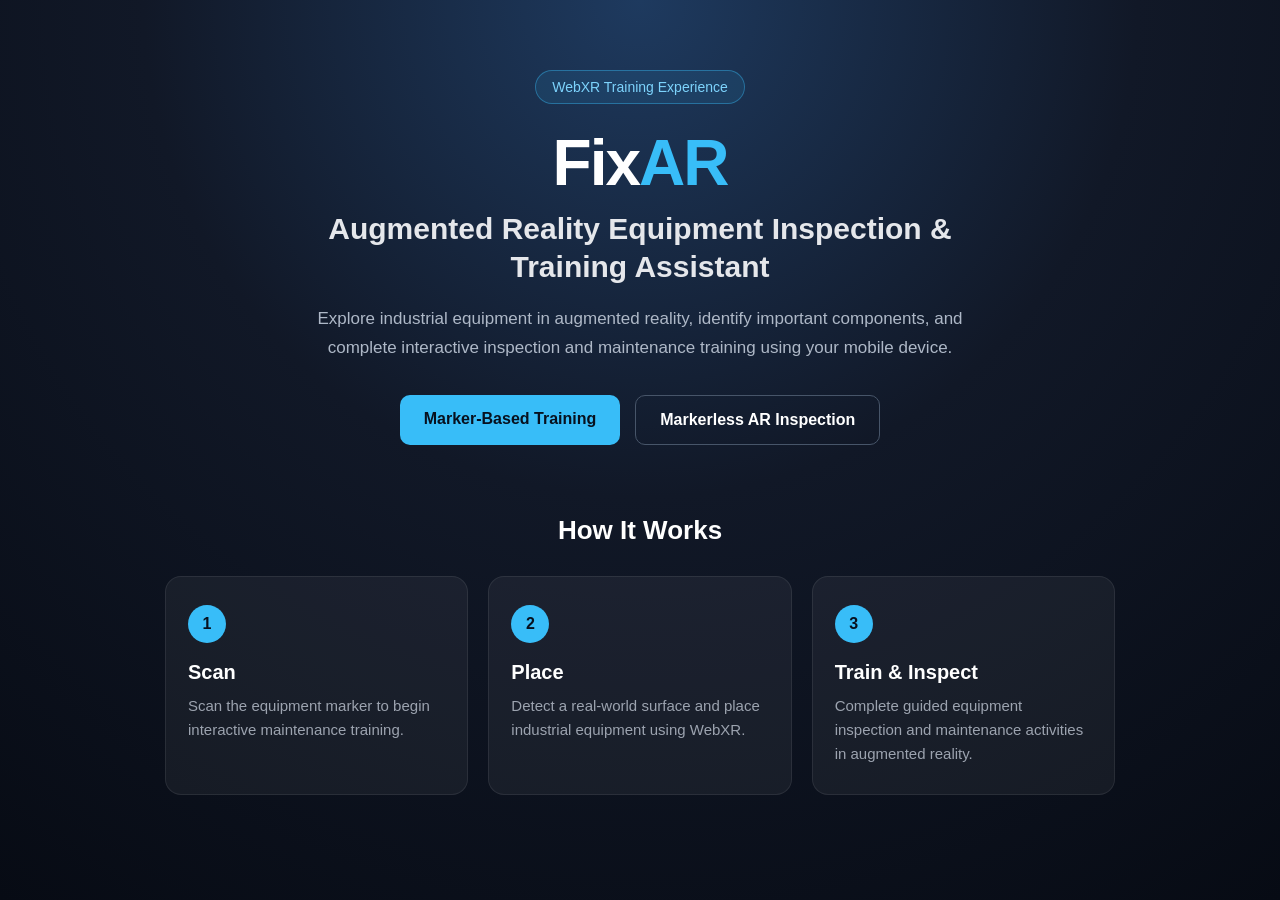
<file: index.html>
<!DOCTYPE html>
<html lang="en">

<head>
    <meta charset="UTF-8">

    <meta name="viewport"
          content="width=device-width, initial-scale=1.0">

    <title>FixAR | Equipment Training</title>

    <link rel="stylesheet" href="css/style.css">
</head>

<body>

    <main class="hero">

        <div class="badge">
            WebXR Training Experience
        </div>


        <h1>
            Fix<span>AR</span>
        </h1>


        <h2>
            Augmented Reality Equipment Inspection
            & Training Assistant
        </h2>


        <p class="description">
            Explore industrial equipment in augmented reality,
            identify important components, and complete interactive
            inspection and maintenance training using your mobile device.
        </p>


        <!-- =========================
             AR MODE BUTTONS
        ========================== -->

        <div class="buttons">

            <a href="marker.html"
               class="primary-btn">
                Marker-Based Training
            </a>


            <a href="training-ar.html"
               class="secondary-btn">
                Markerless AR Inspection
            </a>

        </div>


        <!-- =========================
             HOW IT WORKS
        ========================== -->

        <section class="how-it-works">

            <h3>
                How It Works
            </h3>


            <div class="steps">


                <!-- STEP 1 -->

                <div class="step-card">

                    <div class="number">
                        1
                    </div>

                    <h4>
                        Scan
                    </h4>

                    <p>
                        Scan the equipment marker to begin
                        interactive maintenance training.
                    </p>

                </div>


                <!-- STEP 2 -->

                <div class="step-card">

                    <div class="number">
                        2
                    </div>

                    <h4>
                        Place
                    </h4>

                    <p>
                        Detect a real-world surface and place
                        industrial equipment using WebXR.
                    </p>

                </div>


                <!-- STEP 3 -->

                <div class="step-card">

                    <div class="number">
                        3
                    </div>

                    <h4>
                        Train & Inspect
                    </h4>

                    <p>
                        Complete guided equipment inspection
                        and maintenance activities in augmented reality.
                    </p>

                </div>


            </div>

        </section>

    </main>

</body>

</html>
</file>
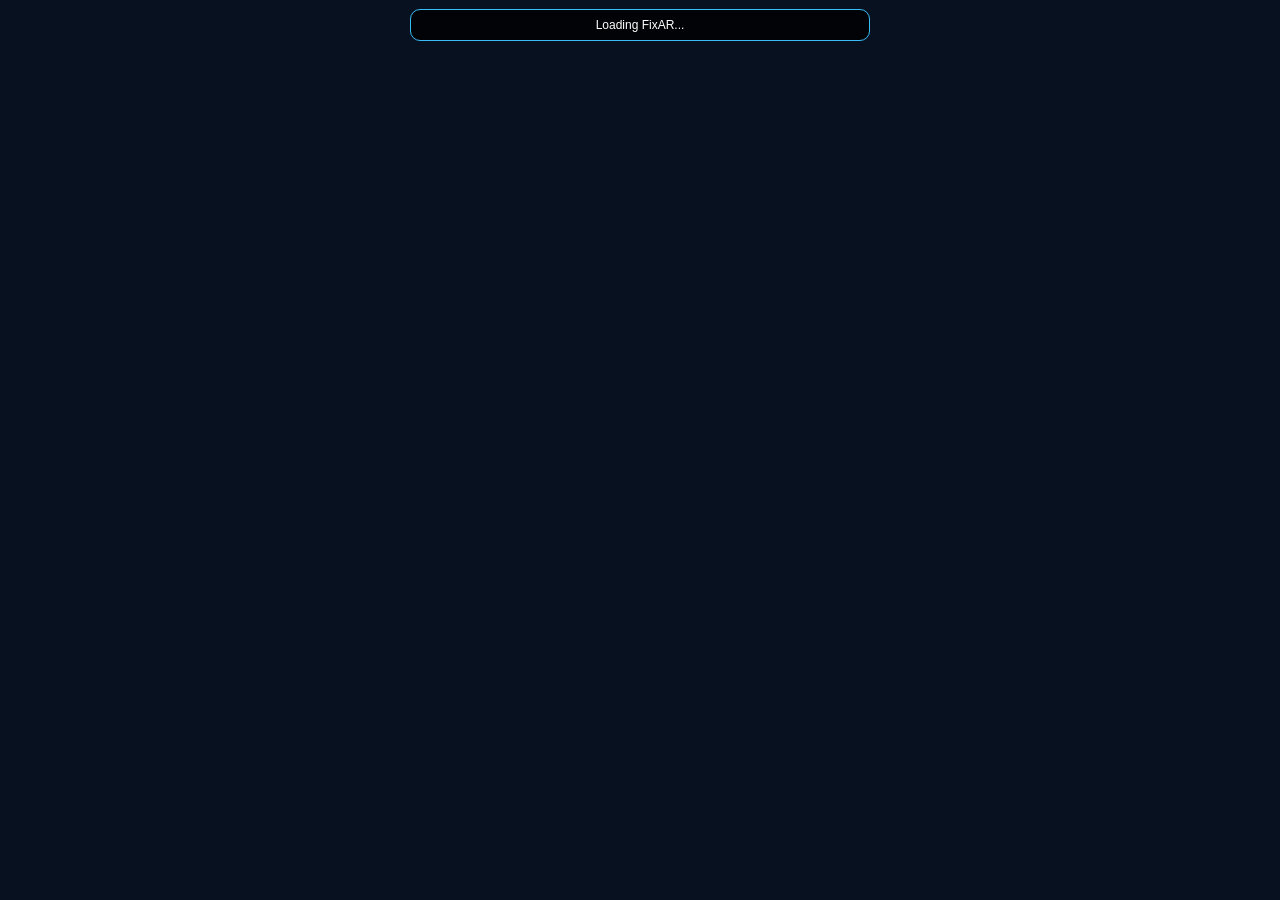
<file: training-ar.html>
<!DOCTYPE html>
<html lang="en">

<head>
    <meta charset="UTF-8">

    <meta name="viewport"
          content="width=device-width,
          initial-scale=1.0,
          user-scalable=no">

    <title>FixAR | AR Equipment Training</title>

    <style>

        * {
            box-sizing: border-box;
        }

        body {
            margin: 0;
            overflow: hidden;

            font-family: Arial, Helvetica, sans-serif;

            background: #07111f;
            color: white;
        }

        /* ==============================
           TOP STATUS
        ============================== */

        #info {
            position: fixed;

            top: 9px;
            left: 50%;

            transform: translateX(-50%);

            width: calc(100% - 20px);
            max-width: 460px;

            padding: 8px 11px;

            background: rgba(0, 0, 0, 0.80);

            border: 1px solid #38bdf8;
            border-radius: 10px;

            text-align: center;

            font-size: 12px;

            z-index: 9999;

            pointer-events: none;
        }

        /* ==============================
           MAIN AR PANEL
        ============================== */

        #arPanel {
            position: fixed;

            left: 50%;
            bottom: 68px;

            transform: translateX(-50%);

            width: calc(100% - 14px);
            max-width: 470px;

            display: none;
            flex-direction: column;

            gap: 6px;

            z-index: 9999;
        }

        /* ==============================
           EQUIPMENT SELECTOR
        ============================== */

        #equipmentSelector {
            display: grid;

            grid-template-columns:
                1fr 1fr;

            gap: 6px;
        }

        #equipmentSelector button {
            min-height: 40px;

            padding: 7px;

            border-radius: 9px;

            border: 2px solid #38bdf8;

            background: rgba(
                7,
                17,
                31,
                0.95
            );

            color: white;

            font-size: 12px;
            font-weight: bold;
        }

        #equipmentSelector button.active {
            background: #38bdf8;
            color: #07111f;
        }

        /* ==============================
           NORMAL CONTROLS
        ============================== */

        #controls {
            display: none;

            grid-template-columns:
                repeat(4, 1fr);

            gap: 5px;
        }

        #controls button {
            min-width: 0;
            min-height: 37px;

            padding: 6px 3px;

            border-radius: 8px;

            border: 1px solid #38bdf8;

            background: rgba(
                7,
                17,
                31,
                0.96
            );

            color: white;

            font-size: 10.5px;
            font-weight: bold;
        }

        #moveButton {
            border-color: #f59e0b;
        }

        #removeButton {
            border-color: #ef4444;
            color: #fecaca;
        }

        #inspectionButton {
            border-color: #22c55e;
            color: #bbf7d0;
        }

        #resetButton {
            border-color: #a78bfa;
            color: #ddd6fe;
        }

        /* ==============================
           INSPECTION CONTROLS
        ============================== */

        #inspectionControls {
            display: none;

            grid-template-columns:
                repeat(4, 1fr);

            gap: 5px;
        }

        #inspectionControls button {
            min-width: 0;
            min-height: 35px;

            padding: 5px 2px;

            border-radius: 8px;

            border: 1px solid #f59e0b;

            background: rgba(
                7,
                17,
                31,
                0.94
            );

            color: white;

            font-size: 10.5px;
            font-weight: bold;
        }

        /* ==============================
           COMPACT INSPECTION PANEL
        ============================== */

        #inspectionPanel {
            display: none;

            padding: 10px 11px;

            background: rgba(
                7,
                17,
                31,
                0.96
            );

            border: 1px solid #22c55e;

            border-radius: 11px;

            max-height: 31vh;

            overflow-y: auto;
        }

        #inspectionHeader {
            display: flex;

            justify-content: space-between;
            align-items: center;

            gap: 7px;

            margin-bottom: 3px;
        }

        #inspectionTitle {
            margin: 0;

            color: #86efac;

            font-size: 14px;
        }

        #inspectionProgress {
            color: #cbd5e1;

            font-size: 10px;

            white-space: nowrap;
        }

        /* ==============================
           PROGRESS BAR
        ============================== */

        #progressTrack {
            width: 100%;
            height: 4px;

            margin: 5px 0 7px;

            background: #334155;

            border-radius: 5px;

            overflow: hidden;
        }

        #progressBar {
            width: 25%;
            height: 100%;

            background: #22c55e;

            transition: width 0.25s ease;
        }

        #inspectionStepTitle {
            margin: 0 0 3px;

            color: #fbbf24;

            font-size: 12.5px;
            font-weight: bold;
        }

        #inspectionInstruction {
            margin: 0 0 5px;

            line-height: 1.32;

            font-size: 11.5px;

            color: #f8fafc;
        }

        #inspectionHint {
            margin: 0 0 6px;

            color: #94a3b8;

            font-size: 9.5px;
            line-height: 1.25;
        }

        /* ==============================
           SMALL PROFESSIONAL NOTICE
        ============================== */

        #trainingNotice {
            margin: 0 0 7px;

            padding: 5px 7px;

            background: rgba(
                245,
                158,
                11,
                0.10
            );

            border-left: 2px solid #f59e0b;

            border-radius: 4px;

            color: #fde68a;

            font-size: 8.5px;
            line-height: 1.25;
        }

        /* ==============================
           INSPECTION ACTIONS
        ============================== */

        #inspectionActions {
            display: grid;

            grid-template-columns:
                2fr 1fr;

            gap: 6px;
        }

        #checkedNextButton {
            min-height: 37px;

            border: none;
            border-radius: 8px;

            background: #22c55e;

            color: #052e16;

            font-size: 11px;
            font-weight: bold;
        }

        #checkedNextButton:disabled {
            opacity: 0.75;
        }

        #cancelInspection {
            min-height: 37px;

            border: none;
            border-radius: 8px;

            background: #475569;

            color: white;

            font-size: 10px;
            font-weight: bold;
        }

        button:active {
            transform: scale(0.96);
        }

        /* ==============================
           SMALL PHONE SUPPORT
        ============================== */

        @media (max-width: 360px) {

            #arPanel {
                bottom: 63px;
            }

            #inspectionPanel {
                max-height: 29vh;
            }

            #controls button,
            #inspectionControls button {
                font-size: 9.5px;
            }
        }

    </style>
</head>


<body>

    <div id="info">
        Loading FixAR...
    </div>


    <div id="arPanel">

        <!-- EQUIPMENT -->

        <div id="equipmentSelector">

            <button
                id="compressorButton"
                class="active">
                Air Compressor
            </button>

            <button id="machineButton">
                Water Pump
            </button>

        </div>


        <!-- NORMAL CONTROLS -->

        <div id="controls">

            <button id="rotateLeft">
                ↶ Rotate
            </button>

            <button id="rotateRight">
                Rotate ↷
            </button>

            <button id="sizeDown">
                Size −
            </button>

            <button id="sizeUp">
                Size +
            </button>

            <button id="moveButton">
                Move
            </button>

            <button id="removeButton">
                Remove
            </button>

            <button id="inspectionButton">
                Inspect
            </button>

            <button id="resetButton">
                Restart
            </button>

        </div>


        <!-- INSPECTION VIEW CONTROLS -->

        <div id="inspectionControls">

            <button id="inspectRotateLeft">
                ↶ Rotate
            </button>

            <button id="inspectRotateRight">
                Rotate ↷
            </button>

            <button id="inspectSizeDown">
                Size −
            </button>

            <button id="inspectSizeUp">
                Size +
            </button>

        </div>


        <!-- INSPECTION PANEL -->

        <div id="inspectionPanel">

            <div id="inspectionHeader">

                <h3 id="inspectionTitle">
                    Equipment Guided Inspection
                </h3>

                <div id="inspectionProgress">
                    Step 1 of 4
                </div>

            </div>


            <div id="progressTrack">

                <div id="progressBar"></div>

            </div>


            <div id="inspectionStepTitle">
                Inspection Area
            </div>


            <p id="inspectionInstruction">
                Review the highlighted area.
            </p>


            <p id="inspectionHint">
                Rotate or resize the model to examine the highlighted zone.
            </p>


            <div id="trainingNotice">
                Training aid only — follow workplace SOPs and qualified supervision.
            </div>


            <div id="inspectionActions">

                <button id="checkedNextButton">
                    ✓ Checked — Next
                </button>

                <button id="cancelInspection">
                    Cancel
                </button>

            </div>

        </div>

    </div>


    <script>

        window.addEventListener(
            "error",
            function (event) {

                const info =
                    document.getElementById(
                        "info"
                    );

                if (info) {

                    info.textContent =
                        "JavaScript Error: "
                        +
                        event.message;
                }

                console.error(
                    event.error
                );
            }
        );


        window.addEventListener(   //Promise catch unhandled error
            "unhandledrejection",
            function (event) {

                const info =
                    document.getElementById(
                        "info"
                    );

                if (info) {

                    info.textContent =
                        "Error: "
                        +
                        (
                            event.reason?.message
                            ||
                            event.reason
                            ||
                            "Unknown error"
                        );
                }

                console.error(
                    event.reason
                );
            }
        );

    </script>


    <script type="module"> // say javascript to import this model 

        import * as THREE from //
            "https://esm.sh/three@0.164.1";


        import { ARButton } from  // get ARButton from three.js examples to add AR button to the page ready made code 
            "https://esm.sh/three@0.164.1/examples/jsm/webxr/ARButton.js";


        import { GLTFLoader } from // use load GLB/GLTF 3D model file wed site
            "https://esm.sh/three@0.164.1/examples/jsm/loaders/GLTFLoader.js";


        /* ==============================
           THREE
        ============================== */
        // declare variable for three.js scene, camera, renderer, controller, reticle
        let scene;
        let camera;
        let renderer;
        let controller;//User touch/select action handle  XR controller
        let reticle;


        let hitTestSource = // vr can keep real world place select scource
            null;


        let hitTestSourceRequested =
            false;


        /* ==============================
           MODEL TEMPLATES
        ============================== */

        let compressorTemplate =
            null;


        let machineTemplate =
            null;


        let compressorReady = // check model load ready when its load come true 
            false;


        let machineReady =
            false;


        /* ==============================
           PLACED MODELS
        ============================== */

        let placedCompressor = // this are ue keep memoery in now real word place model 
            null;


        let placedMachine =
            null;


        let selectedObject =
            null;


        /*
            Keep internal "machine"
            for stable existing logic.
        */

        let selectedEquipment =
            "compressor";// default add Air Compressor


        /* ==============================
           APP STATE
        ============================== */

        let placementMode = // first use can place becouse place mode on  other inscpion this are false becouse without place model can do other
            true;


        let repositionMode =
            false;


        let inspectionMode =
            false;


        let inspectionTransitioning =
            false;


        let ignoreSelectUntil =
            0;


        /* ==============================
           INSPECTION FOCUS
        ============================== */

        let hiddenOtherEquipment =
            null;


        /* ==============================
           INSPECTION STATE
        ============================== */

        let inspectionStep =
            0;


        let currentHotspot = // in this inspection time want rezise use 
            null;


        let hotspotBaseScale =
            0.08;


        const TOTAL_INSPECTION_STEPS =
            4;


        /* ==============================
           TRAINING CONTENT
        ============================== */

        const compressorInspectionSteps = [

            {
                title:
                    "1. Compressor / Motor Unit",

                instruction:
                    "Inspect the compressor and motor housing for visible damage, loose parts, overheating marks, or blocked ventilation.",

                offset: [
                    0.28,
                    0.28,
                    0.38
                ]
            },

            {
                title:
                    "2. Pressure Gauge / Controls",

                instruction:
                    "Inspect the pressure gauge, regulator, switches, and nearby fittings for visible damage, looseness, or leakage signs.",

                offset: [
                    -0.24,
                    0.36,
                    0.38
                ]
            },

            {
                title:
                    "3. Air Receiver Tank",

                instruction:
                    "Inspect the air receiver tank for corrosion, dents, cracks, moisture leakage, or other visible damage.",

                offset: [
                    0.00,
                    -0.05,
                    0.42
                ]
            },

            {
                title:
                    "4. Base / Connections",

                instruction:
                    "Inspect the base, mounting points, hoses, and connections for looseness, damage, instability, or leakage signs.",

                offset: [
                    0.00,
                    -0.38,
                    0.30
                ]
            }

        ];


        const machineInspectionSteps = [

            {
                title:
                    "1. Pump Housing",

                instruction:
                    "Inspect the pump housing for visible cracks, corrosion, physical damage, or leakage signs.",

                offset: [
                    0.30,
                    0.02,
                    0.38
                ]
            },

            {
                title:
                    "2. Inlet / Outlet Connections",

                instruction:
                    "Inspect connection areas for visible looseness, damage, corrosion, or leakage marks.",

                offset: [
                    0.35,
                    0.30,
                    0.30
                ]
            },

            {
                title:
                    "3. Electric Motor Housing",

                instruction:
                    "Inspect the motor body and ventilation area for visible damage or obstruction.",

                offset: [
                    -0.28,
                    0.15,
                    0.35
                ]
            },

            {
                title:
                    "4. Base / Mounting",

                instruction:
                    "Inspect the base and mounting points for visible damage, looseness, or instability.",

                offset: [
                    0.00,
                    -0.40,
                    0.30
                ]
            }

        ];


        /* ==============================
           SCALE
        ============================== */

        const COMPRESSOR_DEFAULT_SCALE = // this are the model size 
    0.55;



        
        const PUMP_DEFAULT_SCALE =
            0.40;


        const MIN_SCALE =
            0.15;


        const MAX_SCALE =
            0.80;


        const SCALE_STEP =
            0.05;


        /* ==============================
           ELEMENTS
        ============================== */

        const info =
            document.getElementById(
                "info"
            );


        const arPanel =
            document.getElementById(
                "arPanel"
            );


        const equipmentSelector =
            document.getElementById(
                "equipmentSelector"
            );


        const controls =
            document.getElementById(
                "controls"
            );


        const inspectionControls =
            document.getElementById(
                "inspectionControls"
            );


        const compressorButton =
            document.getElementById(
                "compressorButton"
            );


        const machineButton =
            document.getElementById(
                "machineButton"
            );


        const rotateLeft =
            document.getElementById(
                "rotateLeft"
            );


        const rotateRight =
            document.getElementById(
                "rotateRight"
            );


        const sizeDown =
            document.getElementById(
                "sizeDown"
            );


        const sizeUp =
            document.getElementById(
                "sizeUp"
            );


        const moveButton =
            document.getElementById(
                "moveButton"
            );


        const removeButton =
            document.getElementById(
                "removeButton"
            );


        const inspectionButton =
            document.getElementById(
                "inspectionButton"
            );


        const resetButton =
            document.getElementById(
                "resetButton"
            );


        const inspectRotateLeft =
            document.getElementById(
                "inspectRotateLeft"
            );


        const inspectRotateRight =
            document.getElementById(
                "inspectRotateRight"
            );


        const inspectSizeDown =
            document.getElementById(
                "inspectSizeDown"
            );


        const inspectSizeUp =
            document.getElementById(
                "inspectSizeUp"
            );


        const inspectionPanel =
            document.getElementById(
                "inspectionPanel"
            );


        const inspectionTitle =
            document.getElementById(
                "inspectionTitle"
            );


        const inspectionProgress =
            document.getElementById(
                "inspectionProgress"
            );


        const progressBar =
            document.getElementById(
                "progressBar"
            );


        const inspectionStepTitle =
            document.getElementById(
                "inspectionStepTitle"
            );


        const inspectionInstruction =
            document.getElementById(
                "inspectionInstruction"
            );


        const checkedNextButton =
            document.getElementById(
                "checkedNextButton"
            );


        const cancelInspection =
            document.getElementById(
                "cancelInspection"
            );


        /* ==============================
           MODEL URLS
        ============================== */

        const COMPRESSOR_URL =  // this are model link 
            new URL(
                "./models/air_compressor.glb",
                window.location.href
            ).href;


        const MACHINE_URL =
            new URL(
                "./models/machine.glb",
                window.location.href
            ).href;


        init();


        /* ==============================
           INITIALISE
         */

        async function init() {
// say browes to wite thisfunction have more work to do 

            info.textContent = // this use async say wite this have do lot of thing say wite 
                "Loading equipment models...";


            scene = // this are use three.js scene to add model and light and camera
                new THREE.Scene();


            camera = // them make the camera to fix pohne screen 
                new THREE.PerspectiveCamera(
                    70,
                    window.innerWidth /
                    window.innerHeight,
                    0.01,
                    20
                );


            renderer = // Create the Three.js WebGL renderer
                new THREE.WebGLRenderer({
                    antialias: true,// make model smooth edges
                    alpha: true // allow transparent background
                });


            renderer.setPixelRatio(
                Math.min(  // set qulity based on device pixel ratio pohne scern qulty base make render qulity
                    window.devicePixelRatio,
                    2
                )
            );


            renderer.setSize( // say use full screen size to render model
                window.innerWidth,
                window.innerHeight
            );


            renderer.xr.enabled = // give render to permssion to setup ar session
                true;


            renderer.outputColorSpace =  // set color space to sRGB for correct color rendering
                THREE.SRGBColorSpace;


            document.body.appendChild( // add the renderer canvas to the DOM all reday make render put without lod html user cant see 
                renderer.domElement
            );


            /* LIGHTING */

            const hemisphereLight =  // in this use make seccren without black keep light
                new THREE.HemisphereLight(
                    0xffffff,
                    0x444444,
                    2
                );


            scene.add(
                hemisphereLight
            );


            const directionalLight =  // make more lihgt 
                new THREE.DirectionalLight(
                    0xffffff,
                    2
                );


            directionalLight.position.set( // set location  light
                2,
                4,
                2
            );

 
            scene.add(
                directionalLight
            );  


            /* RETICLE */

            const reticleGeometry =   // make circle for disply floor 
                new THREE.RingGeometry(
                    0.07,
                    0.10,
                    32
                );


            reticleGeometry.rotateX( // this are use ring without keep vertical make horizontal
                -Math.PI / 2
            );


            const reticleMaterial =
                new THREE.MeshBasicMaterial({
                    color: 0x00ffff,
                    side: THREE.DoubleSide
                });


            reticle =
                new THREE.Mesh(
                    reticleGeometry,
                    reticleMaterial
                );


            reticle.matrixAutoUpdate =
                false;


            reticle.visible =
                false;


            scene.add(
                reticle
            );


            controller =
                renderer.xr.getController(
                    0
                );


            controller.addEventListener( // in this controller add event listner when user tap the screen this are call onSelect function
                "select",
                onSelect
            );


            scene.add(
                controller
            );


            await loadModels();


            const arButton = // make the AR button to start AR session and add to the page
                ARButton.createButton(
                    renderer,
                    {
                        requiredFeatures: [
                            "hit-test"
                        ],

                        optionalFeatures: [
                            "dom-overlay" // support ar disply in page 
                        ],

                        domOverlay: {
                            root:
                                document.body
                        }
                    }
                );


            document.body.appendChild(
                arButton
            );


            /* SESSION START */

            renderer.xr.addEventListener( // run this function whne use clike sart 
                "sessionstart",
                function () {


                    arPanel.style.display = // ar button hide
                        "flex";


                    equipmentSelector.style.display =
                        "grid"; // disply two model     


                    controls.style.display =
                        "none";


                    inspectionControls.style.display =
                        "none";


                    inspectionPanel.style.display =
                        "none";


                    selectedEquipment = // this are default model select
                        "compressor";


                    selectedObject = 
                        null;


                    placementMode = // now place mode on user can place model in real world
                        true;


                    repositionMode = // cant move becouse user not place model yet
                        false;


                    inspectionMode =
                        false;


                    inspectionTransitioning =
                        false;


                    hiddenOtherEquipment =
                        null;


                    compressorButton.classList.add(  // add css class to show conveyois selecte 
                        "active"
                    );


                    machineButton.classList.remove(
                        "active"
                    );


                    info.textContent =
                        "Air Compressor selected - scan and tap to place";

                }
            );


            /* SESSION END */

            renderer.xr.addEventListener( // this so whne ar session close run this function and remove all
                "sessionend",
                function () {


                    removeInspectionHotspot();


                    restoreOtherEquipmentAfterInspection();


                    arPanel.style.display =
                        "none";


                    controls.style.display =
                        "none";


                    inspectionControls.style.display =
                        "none";


                    inspectionPanel.style.display =
                        "none";


                    hitTestSource =
                        null;


                    hitTestSourceRequested =
                        false;


                    reticle.visible =
                        false;


                    placementMode =
                        true;


                    repositionMode =
                        false;


                    inspectionMode =
                        false;


                    inspectionTransitioning =
                        false;


                    selectedObject =
                        null;


                    if (placedCompressor) {

                        scene.remove(
                            placedCompressor
                        );

                        placedCompressor =
                            null;
                    }


                    if (placedMachine) {

                        scene.remove(
                            placedMachine
                        );

                        placedMachine =
                            null;
                    }


                    info.textContent =
                        "AR session ended";

                }
            );


            window.addEventListener(
                "resize",
                onResize
            );


            renderer.setAnimationLoop( // in this say run this function every frame to update the 3D scene  then see camer 
                render
            );

        }


        /* ==============================
           LOAD MODELS
        ============================== */

        async function loadModels() {// hree.js GLTFLoader to load GLB 3D models.


            const loader =  // load the 3D model using GLTFLoader from three.js examples
                new GLTFLoader();


            const compressorPromise = // say load Air Compressor model and return promise when load complete or error
                new Promise(
                    function (
                        resolve,
                        reject
                    ) {


                        loader.load(  // say get this url file 
                            COMPRESSOR_URL,

                            function (gltf) { // whn model load complete this function run and get the gltf object

                                compressorTemplate =
                                    gltf.scene;  // save the loaded Air Compressor scene to compressorTemplate


                                prepareModel(
                                    compressorTemplate
                                );


                                compressorReady =
                                    true;


                                resolve();
                            },

                            undefined, // callback for progress (not used here)

                            reject
                        );

                    }
                );


            const machinePromise =
                new Promise(
                    function (
                        resolve,  // done 
                        reject// fail  
                    ) {


                        loader.load(
                            MACHINE_URL,

                            function (gltf) {

                                machineTemplate =
                                    gltf.scene;


                                prepareModel(
                                    machineTemplate
                                );


                                machineReady =
                                    true;


                                resolve();
                            },

                            undefined,

                            reject
                        );

                    }
                );


            try {


                await Promise.all([ // say wait for both model load complete or error
                    compressorPromise,
                    machinePromise
                ]);


                info.textContent =
                    "Equipment ready - press START AR";


            } catch (error) {


                console.error(
                    error
                );


                info.textContent =
                    "Unable to load equipment models";
            }

        }
 // ready to befor use 

        function prepareModel(
            model
        ) {


            model.traverse( // say check ever part model 
                function (child) {


                    if (
                        child.isMesh
                    ) {

// remove frustum culling to ensure the model is always rendered in AR, even if it is outside the camera's view frustum.
                        child.frustumCulled =
                            false;
                    }

                }
            );

        }


        // Create a stable AR-ready copy of the Air Compressor.
        // The downloaded GLB may use very large or very small source units.
        // This normalizes only the compressor and keeps the existing Water Pump unchanged.
        function createNormalizedCompressor() {

            const model =
                compressorTemplate.clone(
                    true
                );

            model.updateMatrixWorld(
                true
            );

            let box =
                new THREE.Box3().setFromObject(
                    model
                );

            const size =
                new THREE.Vector3();

            box.getSize(
                size
            );

            const largestDimension =
                Math.max(
                    size.x,
                    size.y,
                    size.z
                );

            if (
                Number.isFinite(largestDimension)
                &&
                largestDimension > 0
            ) {

                model.scale.multiplyScalar(
                    1 / largestDimension
                );
            }

            model.updateMatrixWorld(
                true
            );

            box =
                new THREE.Box3().setFromObject(
                    model
                );

            const center =
                new THREE.Vector3();

            box.getCenter(
                center
            );

            model.position.x -=
                center.x;

            model.position.z -=
                center.z;

            model.position.y -=
                box.min.y;

            const wrapper =
                new THREE.Group();

            wrapper.add(
                model
            );

            return wrapper;
        }


        function createModel(
            type
        ) {


            if (
                type === "compressor"
                &&
                compressorReady
            ) {


                return createNormalizedCompressor();
            }


            if (
                type === "machine"
                &&
                machineReady
            ) {


                return machineTemplate.clone(
                    true
                );
            }


            return null;

        }

// this work is give startin size
        function getDefaultScale(
            type
        ) {


            return ( // if condtion 
                type === "compressor"
                ?
                COMPRESSOR_DEFAULT_SCALE
                :
                PUMP_DEFAULT_SCALE
            );

        }


        /* ==============================
           EQUIPMENT SELECT
        ============================== */

        compressorButton.addEventListener(
            "click",  // user clike  this button run this function 
            function () {


                if (
                    inspectionMode
                ) {
                    return;
                }


                ignoreSelectUntil =
                    performance.now() + 600;


                selectedEquipment =
                    "compressor";


                compressorButton.classList.add(
                    "active"
                );  // css class add


                machineButton.classList.remove(
                    "active"
                );


                repositionMode =
                    false;


                if (
                    placedCompressor
                ) {


                    selectedObject =
                        placedCompressor;


                    placementMode =
                        false;


                    reticle.visible =
                        false;


                    controls.style.display =
                        "grid";


                    info.textContent =
                        "Air Compressor selected - explore or inspect";


                } else {


                    selectedObject =
                        null;


                    placementMode =
                        true;


                    controls.style.display =
                        "none";


                    reticle.visible =
                        false;


                    info.textContent =
                        "Air Compressor selected - scan and tap to place";
                }

            }
        );


        machineButton.addEventListener(
            "click",
            function () {


                if (
                    inspectionMode
                ) {
                    return;
                }


                ignoreSelectUntil =
                    performance.now() + 600;


                selectedEquipment =
                    "machine";


                machineButton.classList.add(
                    "active"
                );


                compressorButton.classList.remove(
                    "active"
                );


                repositionMode =
                    false;


                if (
                    placedMachine
                ) {


                    selectedObject =
                        placedMachine;


                    placementMode =
                        false;


                    reticle.visible =
                        false;


                    controls.style.display =
                        "grid";


                    info.textContent =
                        "Water Pump selected - explore or inspect";


                } else {


                    selectedObject =
                        null;


                    placementMode =
                        true;


                    controls.style.display =
                        "none";


                    reticle.visible =
                        false;


                    info.textContent =
                        "Water Pump selected - scan and tap to place";
                }

            }
        );


        /* ==============================
           XR TAP
        ============================== */
// user tap what happen 
        function onSelect() {


            if (
                performance.now()
                <
                ignoreSelectUntil
            ) {
                return;
            }


            if (
                inspectionMode
            ) {
                return;
            }


            /* MOVE */

            if (
                repositionMode // yes object seelect and user want move object in real world
                &&
                selectedObject
            ) {


                if (
                    !reticle.visible   // floor surface not detect yet ring not visisbla 
                ) {


                    info.textContent =
                        "Find a suitable surface before moving";


                    return;
                }


                const position =
                    new THREE.Vector3();


                position.setFromMatrixPosition( // use to get the location of the reticle in 3D space and store it in the position vector.
                    reticle.matrix
                );


                selectedObject.position.copy( // move the selected object to the new
                    position
                );


                repositionMode =
                    false;


                placementMode =
                    false;


                reticle.visible =
                    false;


                controls.style.display =
                    "grid"; // disply button


                info.textContent =

                    selectedEquipment ===
                    "compressor"

                    ? "Air Compressor repositioned successfully"

                    : "Water Pump repositioned successfully";


                return;
            }


            /* PLACE */

            if (
                !placementMode
            ) {
                return;
            }


            if (
                !reticle.visible
            ) {


                info.textContent =
                    "Surface not detected yet";


                return;
            }


            const newObject = // new model create based on the selected equipment type (Air Compressor or Water Pump) using the createModel function.
                createModel(
                    selectedEquipment
                );


            if (
                !newObject
            ) {

// when we load one time agin move modl want load 
                info.textContent =
                    "Selected equipment is not ready";


                return;
            }


            const position =
                new THREE.Vector3();


            position.setFromMatrixPosition(
                reticle.matrix
            );


            newObject.position.copy(
                position
            );


            newObject.rotation.set(
                0,
                0,
                0
            );


            const defaultScale =
                getDefaultScale(
                    selectedEquipment
                );


            newObject.scale.set(
                defaultScale,
                defaultScale,
                defaultScale
            );


            newObject.userData.currentScale =
                defaultScale;


            newObject.userData.type =
                selectedEquipment;


            scene.add(
                newObject
            );


            if (
                selectedEquipment ===
                "compressor"
            ) {


                placedCompressor =
                    newObject;


            } else {


                placedMachine =
                    newObject;
            }


            selectedObject =
                newObject;


            placementMode =
                false;


            repositionMode =
                false;


            reticle.visible =
                false;


            controls.style.display =
                "grid";


            info.textContent =

                selectedEquipment ===
                "compressor"

                ? "Air Compressor placed - explore or start inspection"

                : "Water Pump placed - explore or start inspection";

        }


        /* ==============================
           ROTATE / SIZE
        ============================== */

        function rotateSelected(
            degrees // give direction and how much degree want rotate
        ) {


            if (
                !selectedObject // say check user select object or not if not return any thing 
            ) {
                return;
            }


            selectedObject.rotation.y +=
// rotaed 0+15 
                THREE.MathUtils.degToRad(
                    degrees
                );


            info.textContent =

                inspectionMode

                ? "Inspection active - examine highlighted area"

                : "Equipment rotated";

        }

// too resize 
        function resizeSelected(
            amount
        ) {


            if (
                !selectedObject // check user select object or not if not return any thing
            ) {
                return;
            }


            let scale =
                selectedObject
                    .userData // three.js we can save our data in this save current size 
                    .currentScale;


            scale +=
                amount;


            scale =
                Math.max(
                    MIN_SCALE,

                    Math.min(
                        MAX_SCALE,
                        scale
                    )
                );


            selectedObject
                .userData
                .currentScale =
                scale;


            selectedObject.scale.set(
                scale,
                scale,
                scale
            );


            info.textContent =

                inspectionMode

                ? "Inspection active - adjust view as needed"

                : "Size: "
                  +
                  Math.round(
                      scale * 100  // limt size 15% to 80% user can resize
                  )
                  +
                  "%";

        }

// whne this function run if clike this buuton 
        rotateLeft.addEventListener(
            "click",
            function () {


                ignoreSelectUntil =
                    performance.now() + 500;


                if (
                    !repositionMode // check user not move object if user want move object this function not run
                ) {


                    rotateSelected(
                        15
                    );
                }

            }
        );


        rotateRight.addEventListener(
            "click",
            function () {


                ignoreSelectUntil =
                    performance.now() + 500;


                if (
                    !repositionMode
                ) {


                    rotateSelected(
                        -15
                    );
                }

            }
        );


        sizeDown.addEventListener(
            "click",
            function () {


                ignoreSelectUntil =
                    performance.now() + 500;


                if (
                    !repositionMode
                ) {


                    resizeSelected(
                        -SCALE_STEP
                    );
                }

            }
        );


        sizeUp.addEventListener(
            "click",
            function () {


                ignoreSelectUntil =
                    performance.now() + 500;


                if (
                    !repositionMode
                ) {


                    resizeSelected(
                        SCALE_STEP
                    );
                }

            }
        );


        inspectRotateLeft.addEventListener(
            "click",
            function () {


                ignoreSelectUntil =
                    performance.now() + 500;


                rotateSelected(
                    15
                );

            }
        );


        inspectRotateRight.addEventListener(
            "click",
            function () {


                ignoreSelectUntil =
                    performance.now() + 500;


                rotateSelected(
                    -15
                );

            }
        );


        inspectSizeDown.addEventListener(
            "click",
            function () {


                ignoreSelectUntil =
                    performance.now() + 500;


                resizeSelected(
                    -SCALE_STEP
                );

            }
        );


        inspectSizeUp.addEventListener(
            "click",
            function () {


                ignoreSelectUntil =
                    performance.now() + 500;


                resizeSelected(
                    SCALE_STEP
                );

            }
        );


        /* ==============================
           MOVE
        ============================== */
// move button click this function run and user can move model in real world
        moveButton.addEventListener(
            "click",
            function () {


                ignoreSelectUntil =
                    performance.now() + 600;


                if (
                    !selectedObject
                ) {
                    return;
                }


                placementMode =
                    false;


                repositionMode =
                    true;


                controls.style.display =
                    "none";


                reticle.visible =
                    false;


                info.textContent =
                    "Move mode - scan and tap a new position";

            }
        );


        /* ==============================
           REMOVE
        ============================== */
// remove button click this function run and user can remove model in real world
        removeButton.addEventListener(
            "click",
            function () {


                ignoreSelectUntil = //// Ignore selection events for 600ms to prevent duplicate/accidental selection
                    performance.now() + 600;


                if (
                    !selectedObject
                ) {
                    return;
                }


                if (
                    selectedObject ===
                    placedCompressor
                ) {


                    scene.remove(
                        placedCompressor
                    );


                    placedCompressor =
                        null;


                    selectedObject =
                        null;


                    selectedEquipment =
                        "compressor";


                    compressorButton.classList.add(
                        "active"
                    );


                    machineButton.classList.remove(
                        "active"
                    );


                    info.textContent =
                        "Air Compressor removed - scan and place again";


                } else {


                    scene.remove(
                        placedMachine
                    );


                    placedMachine =
                        null;


                    selectedObject =
                        null;


                    selectedEquipment =
                        "machine";


                    machineButton.classList.add(
                        "active"
                    );


                    compressorButton.classList.remove(
                        "active"
                    );


                    info.textContent =
                        "Water Pump removed - scan and place again";
                }


                placementMode =
                    true;


                repositionMode =
                    false;


                reticle.visible =
                    false;


                controls.style.display =
                    "none";

            }
        );


        /* ==============================
           FOCUS INSPECTION
        ============================== */
// ispsection time other model disply hide use this
        function hideOtherEquipmentForInspection() {


            hiddenOtherEquipment =
                null;


            if (
                selectedEquipment ===
                "compressor"
                &&
                placedMachine
                &&
                placedMachine.visible
            ) {


                hiddenOtherEquipment =
                    placedMachine;


                placedMachine.visible =
                    false;
            }


            if (
                selectedEquipment ===
                "machine"
                &&
                placedCompressor
                &&
                placedCompressor.visible
            ) {


                hiddenOtherEquipment =
                    placedCompressor;


                placedCompressor.visible =
                    false;
            }

        }

// whne inscption after restored other model also 
        function restoreOtherEquipmentAfterInspection() {


            if (
                hiddenOtherEquipment
            ) {


                hiddenOtherEquipment.visible =
                    true;


                hiddenOtherEquipment =
                    null;
            }

        }


        /* ==============================
           RESTART
        ============================== */
// whne click resart button this function run and user can restart the training
        resetButton.addEventListener(
            "click",
            function () {


                ignoreSelectUntil =
                    performance.now() + 700;


                inspectionMode =
                    false;


                inspectionTransitioning =
                    false;


                inspectionStep =
                    0;


                removeInspectionHotspot();


                restoreOtherEquipmentAfterInspection();


                inspectionPanel.style.display =
                    "none";


                inspectionControls.style.display =
                    "none";


                if (
                    placedCompressor
                ) {


                    scene.remove(
                        placedCompressor
                    );


                    placedCompressor =
                        null;
                }


                if (
                    placedMachine
                ) {


                    scene.remove(
                        placedMachine
                    );


                    placedMachine =
                        null;
                }


                selectedObject =
                    null;


                selectedEquipment =
                    "compressor";


                placementMode =
                    true;


                repositionMode =
                    false;


                reticle.visible =
                    false;


                equipmentSelector.style.display =
                    "grid";


                compressorButton.classList.add(
                    "active"
                );


                machineButton.classList.remove(
                    "active"
                );


                controls.style.display =
                    "none";


                info.textContent =
                    "Training restarted - scan and place Air Compressor";

            }
        );


        /* ==============================
           START INSPECTION
        ============================== */
// when clikck start button call this function 
        inspectionButton.addEventListener(
            "click",
            function () {


                ignoreSelectUntil =
                    performance.now() + 700;


                if (
                    !selectedObject // check user select object or not if not return any thing
                ) {
                    return;
                }


                inspectionMode =
                    true;


                inspectionTransitioning =
                    false;


                hideOtherEquipmentForInspection();


                placementMode =
                    false;


                repositionMode =
                    false;


                inspectionStep =
                    0;


                reticle.visible =
                    false;


                controls.style.display =
                    "none";


                equipmentSelector.style.display =
                    "none";


                inspectionControls.style.display =
                    "grid";


                inspectionPanel.style.display =
                    "block";


                updateInspectionStep();


                info.textContent =

                    selectedEquipment ===
                    "compressor"

                    ? "Air Compressor guided inspection started"

                    : "Water Pump guided inspection started";

            }
        );

// use this function to get the inspection steps based on the selected equipment type (Air Compressor or Water Pump). It returns the appropriate array of inspection steps for the current equipment.
        function getInspectionSteps() {


            return (
                selectedEquipment ===
                "compressor"

                ? compressorInspectionSteps

                : machineInspectionSteps
            );

        }


        /* ==============================
           LOCAL BOUNDING BOX
        ============================== */
// in this function we calculate the bounding box of a 3D object and its children in local space. It traverses the object's hierarchy, computes the bounding boxes of meshes, and combines them to get the overall bounding box for the entire object. If no meshes are found, it returns a default bounding box.
        function getLocalBoundingBox(
            root // model 
        ) {


            const result =
                new THREE.Box3();// make 3d box 


            result.makeEmpty();


            root.updateMatrixWorld(
                true  // Update the world matrix postion size
            );


            const inverseRoot = 
                root.matrixWorld
                    .clone()
                    .invert();


            root.traverse( // say check every part in model
                function (child) {


                    if (   // ask this 3d shpe 
                        !child.isMesh 
                        ||
                        !child.geometry // have shpa data  or not then skip 
                    ) {
                        return;
                    }


                    if (
                        !child.geometry.boundingBox // chekc have box 
                    ) {


                        child.geometry // not make box 
                            .computeBoundingBox();
                    }


                    const childBox = // copy orinagla box cant chnge it 
                        child.geometry
                            .boundingBox
                            .clone();


                    const childToRoot =
                        new THREE.Matrix4() 
                            .multiplyMatrices(
                                inverseRoot,
                                child.matrixWorld
                            );


                    childBox.applyMatrix4(
                        childToRoot //move box corect position
                    );


                    result.union(
                        childBox  // combine all box to one box
                    );

                }
            );


            if (
                result.isEmpty()
            ) {  // check box meet 


                result.set( // not put normal box 
                    new THREE.Vector3(
                        -0.5,
                        -0.5,
                        -0.5
                    ),

                    new THREE.Vector3(
                        0.5,
                        0.5,
                        0.5
                    )
                );
            }


            return result;

        }


        /* ==============================
           PROFESSIONAL MARKER
        ============================== */
// in this use to make maker setp number in under model and user can see which step is this
        function createHotspotSprite(
            stepNumber
        ) {


            const canvas =
                document.createElement( // this like paper and we can draw on it using 2D context
                    "canvas"
                );


            canvas.width =
                128;


            canvas.height =
                128;


            const context =
                canvas.getContext(
                    "2d"
                );


            context.clearRect( //circle clear and draw new circle
                0,
                0,
                128,
                128
            );


            context.beginPath();


            context.arc(
                64,
                64,
                42,
                0,
                Math.PI * 2
            );


            context.fillStyle =
                "rgba(245,158,11,0.94)";


            context.fill();


            context.lineWidth =
                5;


            context.strokeStyle =
                "#ffffff";


            context.stroke();


            context.beginPath();


            context.arc(
                64,
                64,
                27,
                0,
                Math.PI * 2
            );


            context.fillStyle =
                "rgba(7,17,31,0.98)";


            context.fill();


            context.fillStyle =
                "#ffffff";


            context.font =
                "bold 38px Arial";


            context.textAlign =
                "center";


            context.textBaseline =
                "middle";


            context.fillText(
                String(
                    stepNumber
                ),
                64,
                65
            );


            const texture = // conver 2d in to 3d 
                new THREE.CanvasTexture(
                    canvas
                );


            texture.colorSpace =
                THREE.SRGBColorSpace;


            const material = // add marker in to image
                new THREE.SpriteMaterial({
                    map: texture,
                    transparent: true,
                    depthTest: false,
                    depthWrite: false
                });


            const sprite =
                new THREE.Sprite(
                    material
                );


            sprite.renderOrder =  // not hide by other model
                1000;


            return sprite;

        }

// use to reomve marker when user click next button and move to next step
        function removeInspectionHotspot() {


            if (
                !currentHotspot
            ) {
                return;
            }


            if (
                currentHotspot.parent
            ) {


                currentHotspot.parent.remove(
                    currentHotspot
                );
            }


            if (
                currentHotspot.material
            ) {


                if (
                    currentHotspot.material.map
                ) {


                    currentHotspot
                        .material
                        .map
                        .dispose();
                }


                currentHotspot
                    .material
                    .dispose();
            }


            currentHotspot =
                null;

        }


        function showCurrentInspectionHotspot() {


            removeInspectionHotspot();


            if (
                !selectedObject
            ) {
                return;
            }


            const steps =
                getInspectionSteps(); // get inscption list based on user select model


            const stepData = // get current setp 
                steps[
                    inspectionStep
                ];

// get matchin size 
            const box =
                getLocalBoundingBox(
                    selectedObject
                );


            const center = // get center of the box
                new THREE.Vector3();


            const size =
                new THREE.Vector3();


            box.getCenter(
                center
            );


            box.getSize(
                size
            );


            const offset =
                stepData.offset;


            const position = // where the keep marker 
                new THREE.Vector3(

                    center.x
                    +
                    size.x
                    *
                    offset[0],

                    center.y
                    +
                    size.y
                    *
                    offset[1],

                    center.z
                    +
                    size.z
                    *
                    offset[2]

                );


            currentHotspot =
                createHotspotSprite( // put setp 0 to number 1 
                    inspectionStep + 1
                );


            currentHotspot.position.copy(
                position
            );


            /*
                Smaller marker
                for professional appearance.
            */

            hotspotBaseScale =

                Math.max(
                    0.10,

                    Math.min(
                        0.22,

                        size.length()
                        *
                        0.07
                    )
                );


            currentHotspot.scale.set(
                hotspotBaseScale,
                hotspotBaseScale,
                hotspotBaseScale
            );


            selectedObject.add(  // mark is move besed one modle move and rotate
                currentHotspot
            );

        }


        /* ==============================
           UPDATE INSPECTION
        ============================== */
  // / use to disply cuurernt have inscption disply in bar
        function updateInspectionStep() {


            if (
                !inspectionMode
            ) {
                return;
            }


            const steps = 
                getInspectionSteps();


            const step =
                steps[ // get current setp
                    inspectionStep
                ];


            inspectionTitle.textContent =

                selectedEquipment ===
                "compressor"

                ? "Air Compressor Inspection"

                : "Water Pump Inspection";


            inspectionProgress.textContent =

                "Step "
                +
                (inspectionStep + 1)
                +
                "/"
                +
                TOTAL_INSPECTION_STEPS;


            progressBar.style.width =

                (
                    (
                        inspectionStep + 1
                    )
                    /
                    TOTAL_INSPECTION_STEPS
                    *
                    100
                )
                +
                "%";


            inspectionStepTitle.textContent =
                step.title;


            inspectionInstruction.textContent =
                step.instruction;


            checkedNextButton.disabled =
                false;


            checkedNextButton.textContent =

                inspectionStep ===
                TOTAL_INSPECTION_STEPS - 1

                ? "✓ Checked — Complete"

                : "✓ Checked — Next";


            showCurrentInspectionHotspot();


            info.textContent =

                "Review inspection area "
                +
                (inspectionStep + 1)
                +
                " of "
                +
                TOTAL_INSPECTION_STEPS;

        }


        /* ==============================
           NEXT CHECKPOINT
        ============================== */

        checkedNextButton.addEventListener(
            "click",
            function () {


                ignoreSelectUntil =
                    performance.now() + 600;


                if (
                    !inspectionMode
                    ||
                    inspectionTransitioning
                ) {
                    return;
                }


                inspectionTransitioning =
                    true;


                checkedNextButton.disabled =
                    true;


                checkedNextButton.textContent =
                    "✓ Reviewed";


                if (
                    currentHotspot
                ) {


                    const canvas =
                        currentHotspot
                            .material
                            .map
                            .image;


                    const context =
                        canvas.getContext(
                            "2d"
                        );


                    context.clearRect(
                        0,
                        0,
                        128,
                        128
                    );


                    context.beginPath();


                    context.arc(
                        64,
                        64,
                        42,
                        0,
                        Math.PI * 2
                    );


                    context.fillStyle =
                        "rgba(34,197,94,0.96)";


                    context.fill();


                    context.lineWidth =
                        5;


                    context.strokeStyle =
                        "#ffffff";


                    context.stroke();


                    context.fillStyle =
                        "#ffffff";


                    context.font =
                        "bold 42px Arial";


                    context.textAlign =
                        "center";


                    context.textBaseline =
                        "middle";


                    context.fillText(
                        "✓",
                        64,
                        65
                    );


                    currentHotspot
                        .material
                        .map
                        .needsUpdate =
                        true;
                }


                setTimeout(
                    function () {


                        if (
                            !inspectionMode
                        ) {
                            return;
                        }


                        inspectionStep++;


                        if (
                            inspectionStep >=
                            TOTAL_INSPECTION_STEPS
                        ) {


                            finishInspection();


                            return;
                        }


                        inspectionTransitioning =
                            false;


                        updateInspectionStep();

                    },

                    500
                );

            }
        );


        /* ==============================
           FINISH
        ============================== */

        function finishInspection() {


            inspectionMode =
                false;


            inspectionTransitioning =
                false;


            removeInspectionHotspot();


            restoreOtherEquipmentAfterInspection();


            inspectionPanel.style.display =
                "none";


            inspectionControls.style.display =
                "none";


            equipmentSelector.style.display =
                "grid";


            if (
                selectedObject
            ) {


                controls.style.display =
                    "grid";
            }


            info.textContent =

                selectedEquipment ===
                "compressor"

                ? "✓ Air Compressor training complete — 4 areas reviewed"

                : "✓ Water Pump training complete — 4 areas reviewed";

        }


        /* ==============================
           CANCEL
        ============================== */

        cancelInspection.addEventListener(
            "click",
            function () {


                ignoreSelectUntil =
                    performance.now() + 600;


                inspectionMode =
                    false;


                inspectionTransitioning =
                    false;


                inspectionStep =
                    0;


                removeInspectionHotspot();


                restoreOtherEquipmentAfterInspection();


                inspectionPanel.style.display =
                    "none";


                inspectionControls.style.display =
                    "none";


                equipmentSelector.style.display =
                    "grid";


                if (
                    selectedObject
                ) {


                    controls.style.display =
                        "grid";


                } else {


                    controls.style.display =
                        "none";
                }


                info.textContent =
                    "Guided inspection cancelled";

            }
        );


        /* ==============================
           HIT TEST
        ============================== */

        async function requestHitTestSource() {


            try {


                const session =
                    renderer.xr.getSession();


                if (
                    !session
                ) {
                    return;
                }


                const viewerSpace =
                    await session
                        .requestReferenceSpace(
                            "viewer"
                        );


                hitTestSource =
                    await session
                        .requestHitTestSource({
                            space:
                                viewerSpace
                        });


                hitTestSourceRequested =
                    true;


                session.addEventListener(
                    "end",
                    function () {


                        hitTestSourceRequested =
                            false;


                        hitTestSource =
                            null;
                    }
                );


            } catch (error) {


                console.error(
                    error
                );


                hitTestSourceRequested =
                    false;


                info.textContent =
                    "Hit-test could not start";
            }

        }


        function onResize() {


            camera.aspect =
                window.innerWidth /
                window.innerHeight;


            camera.updateProjectionMatrix();


            renderer.setSize(
                window.innerWidth,
                window.innerHeight
            );

        }


        /* ==============================
           RENDER
        ============================== */

        function render(
            timestamp,
            frame
        ) {


            /*
                Subtle pulse
            */

            if (
                inspectionMode
                &&
                currentHotspot
            ) {


                const pulse =
                    1
                    +
                    Math.sin(
                        timestamp * 0.004
                    )
                    *
                    0.04;


                const markerScale =
                    hotspotBaseScale
                    *
                    pulse;


                currentHotspot.scale.set(
                    markerScale,
                    markerScale,
                    markerScale
                );
            }


            if (
                frame
            ) {


                if (
                    hitTestSourceRequested ===
                    false
                ) {


                    hitTestSourceRequested =
                        true;


                    requestHitTestSource();
                }


                if (
                    hitTestSource
                    &&
                    !inspectionMode
                    &&
                    (
                        placementMode
                        ||
                        repositionMode
                    )
                ) {


                    const referenceSpace =
                        renderer.xr
                            .getReferenceSpace();


                    const results =
                        frame.getHitTestResults(
                            hitTestSource
                        );


                    if (
                        results.length > 0
                    ) {


                        const hit =
                            results[0];


                        const pose =
                            hit.getPose(
                                referenceSpace
                            );


                        if (
                            pose
                        ) {


                            reticle.visible =
                                true;


                            reticle.matrix.fromArray(
                                pose.transform.matrix
                            );


                            if (
                                repositionMode
                            ) {


                                info.textContent =
                                    "New position detected - tap to move";


                            } else {


                                info.textContent =

                                    selectedEquipment ===
                                    "compressor"

                                    ? "Surface detected - tap to place Air Compressor"

                                    : "Surface detected - tap to place Water Pump";
                            }
                        }


                    } else {


                        reticle.visible =
                            false;


                        info.textContent =

                            repositionMode

                            ? "Move phone slowly to find a new position"

                            : "Move phone slowly to detect a suitable surface";
                    }
                }
            }


            renderer.render(
                scene,
                camera
            );

        }

    </script>

</body>

</html>
</file>
<file: css/style.css>
* {
    margin: 0;
    padding: 0;
    box-sizing: border-box;
}

body {
    font-family: Arial, Helvetica, sans-serif;
    background: radial-gradient(circle at top, #1e3a5f 0%, #111827 45%, #070b14 100%);
    color: white;
    min-height: 100vh;
}

.hero {
    width: 100%;
    min-height: 100vh;
    display: flex;
    flex-direction: column;
    align-items: center;
    text-align: center;
    padding: 70px 20px 50px;
}

.badge {
    padding: 8px 16px;
    border: 1px solid rgba(56, 189, 248, 0.4);
    background: rgba(56, 189, 248, 0.1);
    border-radius: 30px;
    color: #7dd3fc;
    font-size: 14px;
    margin-bottom: 22px;
}

h1 {
    font-size: 64px;
    font-weight: 800;
    letter-spacing: -2px;
    margin-bottom: 10px;
}

h1 span {
    color: #38bdf8;
}

h2 {
    max-width: 700px;
    font-size: 30px;
    line-height: 1.25;
    color: #e5e7eb;
    margin-bottom: 20px;
}

.description {
    max-width: 650px;
    color: #aeb8c7;
    font-size: 17px;
    line-height: 1.7;
    margin-bottom: 32px;
}

.buttons {
    display: flex;
    justify-content: center;
    gap: 15px;
    flex-wrap: wrap;
    margin-bottom: 70px;
}

button,
.primary-btn,
.secondary-btn {
    border: none;
    padding: 15px 24px;
    border-radius: 10px;
    font-size: 16px;
    font-weight: 600;
    cursor: pointer;
    transition: 0.25s;
    text-decoration: none;
    display: inline-block;
}

.primary-btn {
    background: #38bdf8;
    color: #07111f;
}

.primary-btn:hover {
    transform: translateY(-2px);
    background: #7dd3fc;
}

.secondary-btn {
    background: transparent;
    color: white;
    border: 1px solid #475569;
}

.secondary-btn:hover {
    transform: translateY(-2px);
    border-color: #38bdf8;
    color: #7dd3fc;
}

.how-it-works {
    width: 100%;
    max-width: 950px;
}

.how-it-works h3 {
    font-size: 26px;
    margin-bottom: 30px;
}

.steps {
    display: grid;
    grid-template-columns: repeat(3, 1fr);
    gap: 20px;
}

.step-card {
    padding: 28px 22px;
    background: rgba(255, 255, 255, 0.05);
    border: 1px solid rgba(255, 255, 255, 0.08);
    border-radius: 16px;
    text-align: left;
}

.number {
    width: 38px;
    height: 38px;
    display: flex;
    justify-content: center;
    align-items: center;
    border-radius: 50%;
    background: #38bdf8;
    color: #07111f;
    font-weight: bold;
    margin-bottom: 18px;
}

.step-card h4 {
    font-size: 20px;
    margin-bottom: 10px;
}

.step-card p {
    color: #9ca3af;
    line-height: 1.6;
    font-size: 15px;
}

/* Mobile */
@media (max-width: 700px) {
    .hero {
        padding-top: 45px;
    }

    h1 {
        font-size: 50px;
    }

    h2 {
        font-size: 24px;
    }

    .description {
        font-size: 15px;
    }

    .buttons {
        width: 100%;
        margin-bottom: 50px;
    }

    button {
        width: 100%;
        max-width: 330px;
    }

    .steps {
        grid-template-columns: 1fr;
    }
}
</file>
